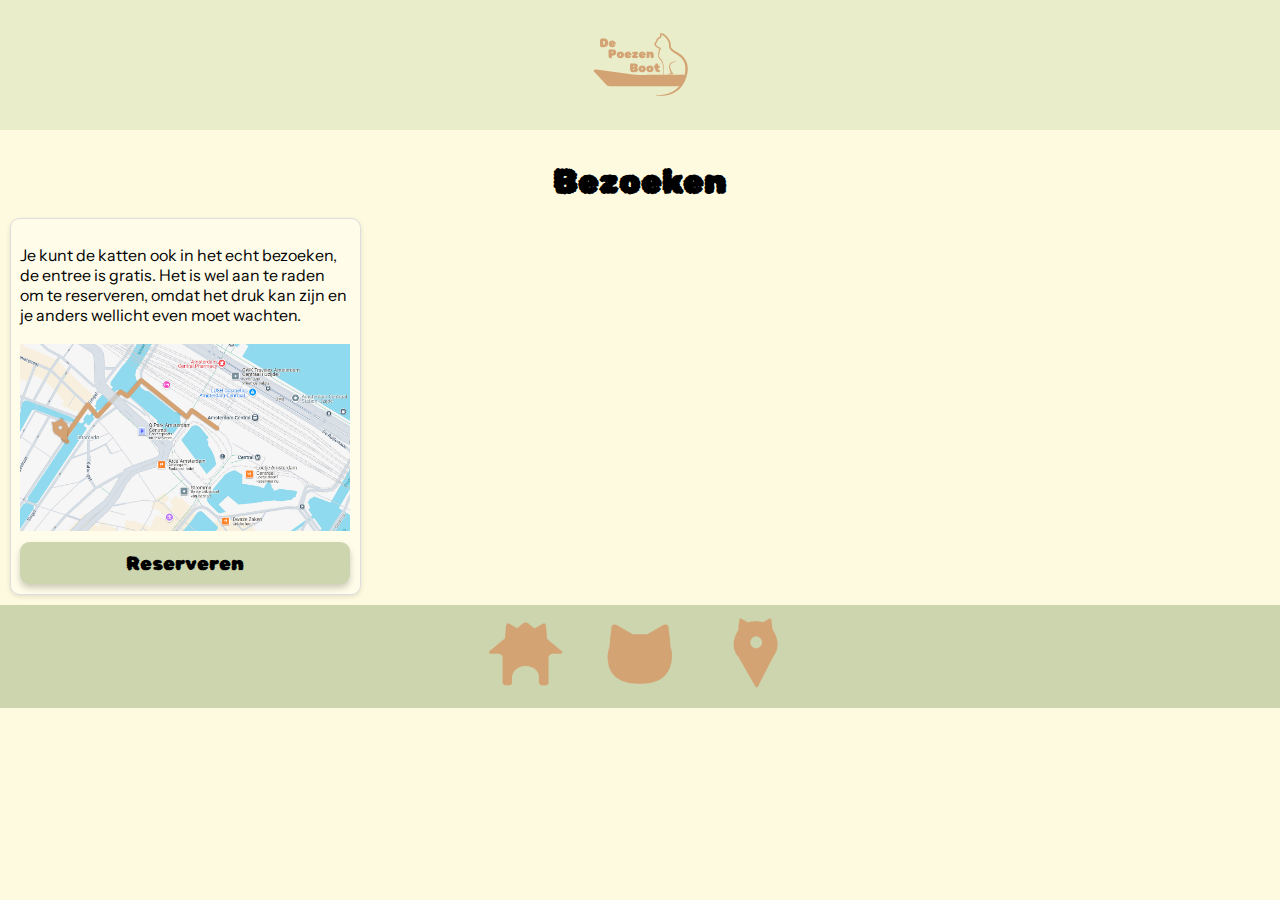
<file: bezoeken.html>
<!DOCTYPE html>
<html lang="nl">

<head>
    <meta charset="UTF-8">
    <meta name="viewport" content="width=device-width, initial-scale=1.0">
    <title>De Poezenboot - Bezoeken</title>
    <link rel="stylesheet" href="css/style.css">
</head>

<body class="kleur">
    <header>
        <a href="index.html"><img src="image/logo.png" alt="Logo"></a>
    </header>

    <main>
        <h1>Bezoeken</h1>
        <div class="bezoeken">
            <p>Je kunt de katten ook in het echt bezoeken, de entree is gratis. Het is wel aan te raden om te
                reserveren, omdat het druk kan zijn en je anders wellicht even moet wachten.</p>
            <a href="https://maps.app.goo.gl/vQjfXca8MQta2ZKt9"><img src="image/locatie-map.jpg" alt="Locatie map"></a>
            <a class="reserveren" href="https://depoezenboot.nl/nl/reserveren">Reserveren</a>
        </div>
    </main>

    <footer>
        <nav>
            <ul class="footer-nav">
                <li><a href="home.html"><img src="image/home-button.png" alt="Home"></a></li>
                <li><a href="katten.html"><img src="image/katten-button.png" alt="Katten"></a></li>
                <li><a href="bezoeken.html"><img src="image/bezoeken-button.png" alt="Bezoeken"></a></li>
            </ul>
        </nav>
    </footer>
</body>

</html>
</file>
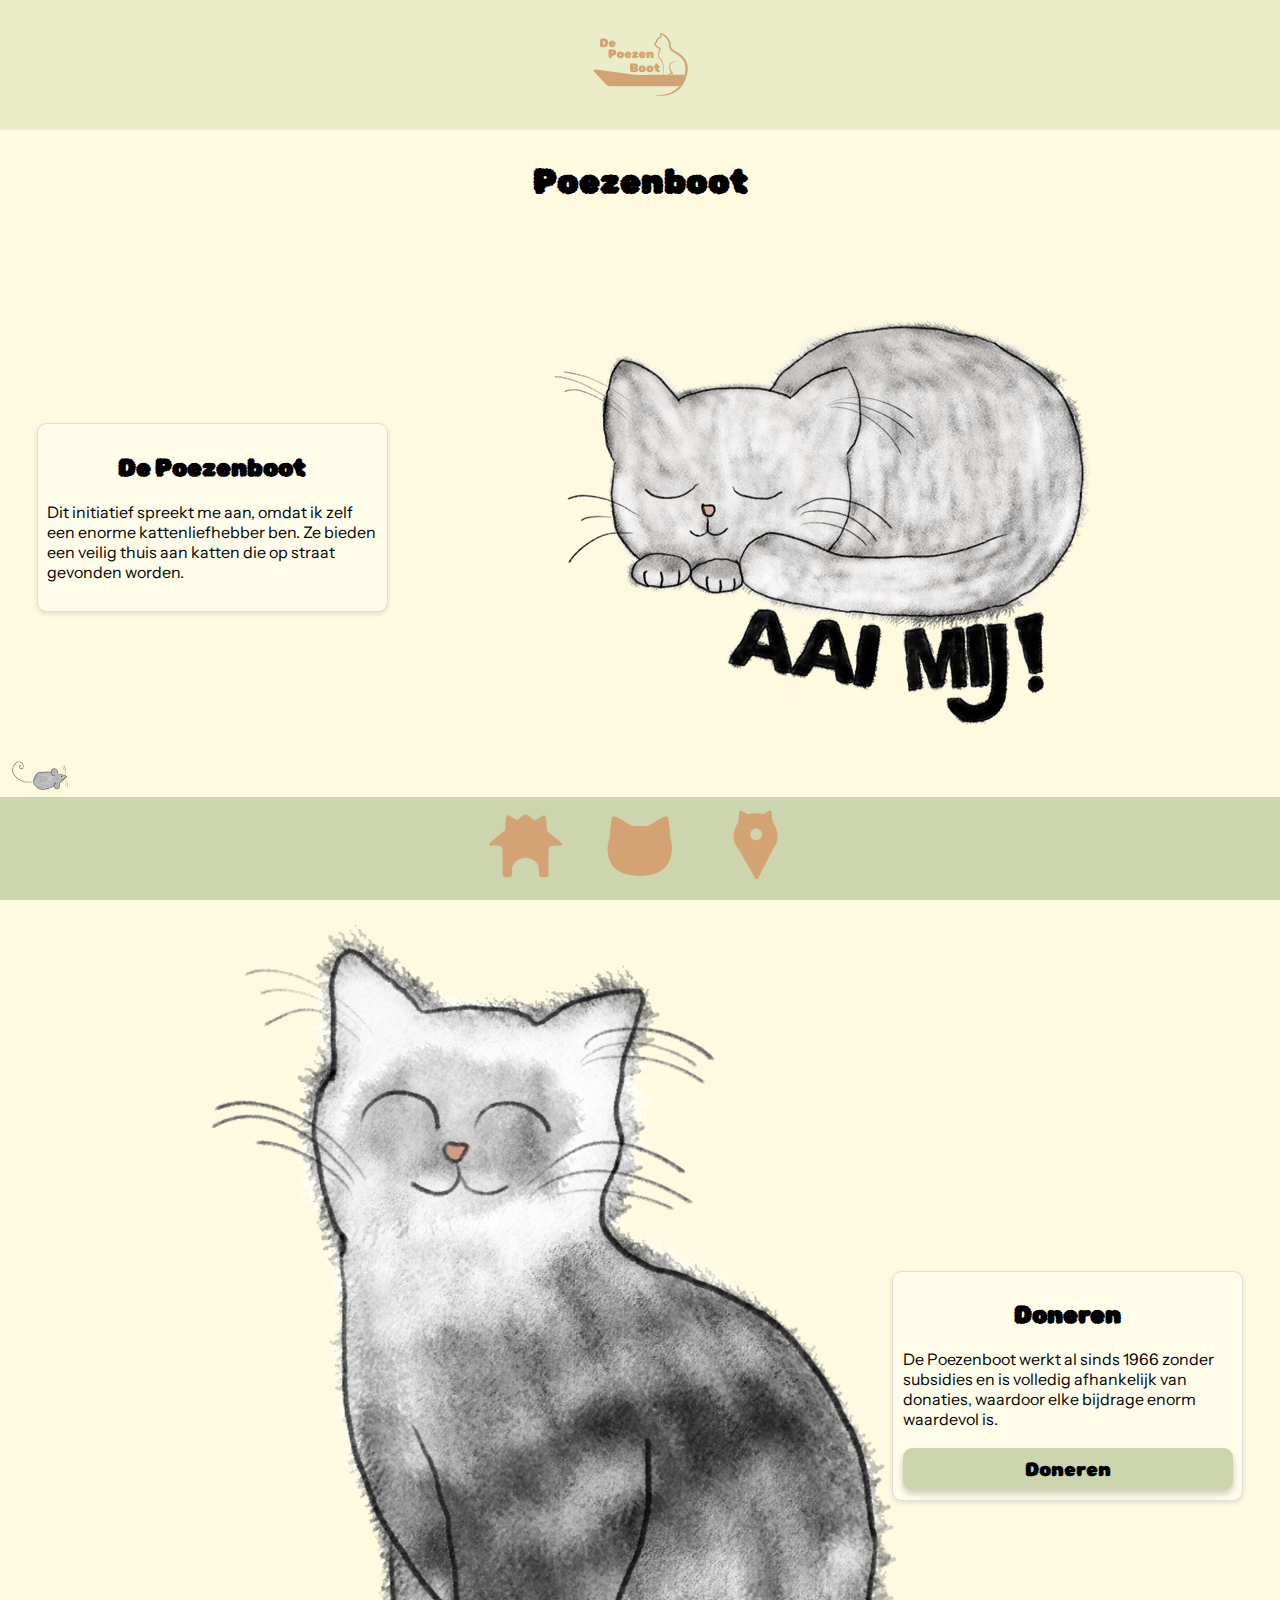
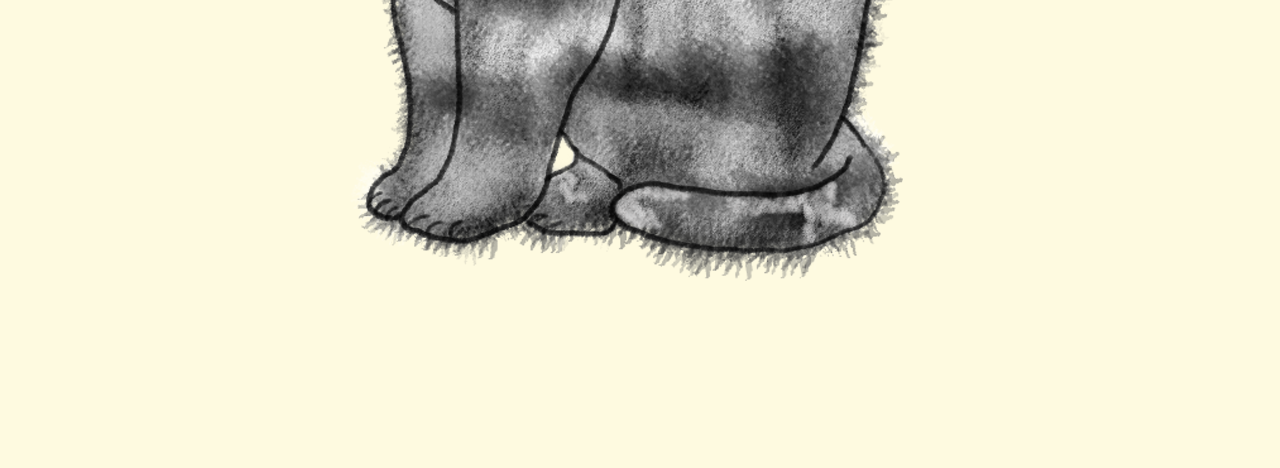
<file: home.html>
<!DOCTYPE html>
<html lang="nl">

<head>
    <meta charset="UTF-8">
    <meta name="viewport" content="width=device-width, initial-scale=1.0">
    <title>De Poezenboot - Home</title>
    <link rel="stylesheet" href="css/style.css">
</head>

<body class="kleur">
    <header>
        <a href="index.html"><img src="image/logo.png" alt="Logo"></a>
    </header>
    <main>
        <h1>Poezenboot</h1>
        <div class="muis">
            <img src="image/muis.png" alt="Muis">
        </div>
        <section class="poezenboot">
            <div class="tekst-poezenboot">
                <h2>De Poezenboot</h2>
                <p>Dit initiatief spreekt me aan, omdat ik zelf een enorme kattenliefhebber ben. Ze bieden een
                    veilig thuis aan katten die op straat gevonden worden.</p>
            </div>
            <div class="image-slapende-kat">
                <img src="image/kat-slaap.png" alt="Slapende Kat" id="play-audio">

                <audio id="spinnen">
                    <source src="audio/spinnen-kat.mp3" type="audio/mpeg">
                    Je browser ondersteunt dit audio-element niet.
                </audio>
            </div>

            <script>
                const img = document.getElementById('play-audio');
                const audio = document.getElementById('spinnen');

                img.addEventListener('click', () => {
                    audio.play();
                });
            </script>
        </section>

        <section class="poezenboot">
            <div class="image-zittende-kat">
                <img src="image/zittende-kat.png" alt="Zittende Kat">
            </div>
            <div class="tekst-poezenboot">
                <h2>Doneren</h2>
                <p>De Poezenboot werkt al sinds 1966 zonder subsidies en is volledig afhankelijk van donaties, waardoor
                    elke bijdrage enorm waardevol is.</p>
                <a href="https://depoezenboot.nl/nl/doneren">Doneren</a>
            </div>
        </section>
    </main>

    <footer>
        <nav>
            <ul class="footer-nav">
                <li><a href="home.html"><img src="image/home-button.png" alt="Home"></a></li>
                <li><a href="katten.html"><img src="image/katten-button.png" alt="Katten"></a></li>
                <li><a href="bezoeken.html"><img src="image/bezoeken-button.png" alt="Bezoeken"></a></li>
            </ul>
        </nav>
    </footer>
</body>

</html>
</file>
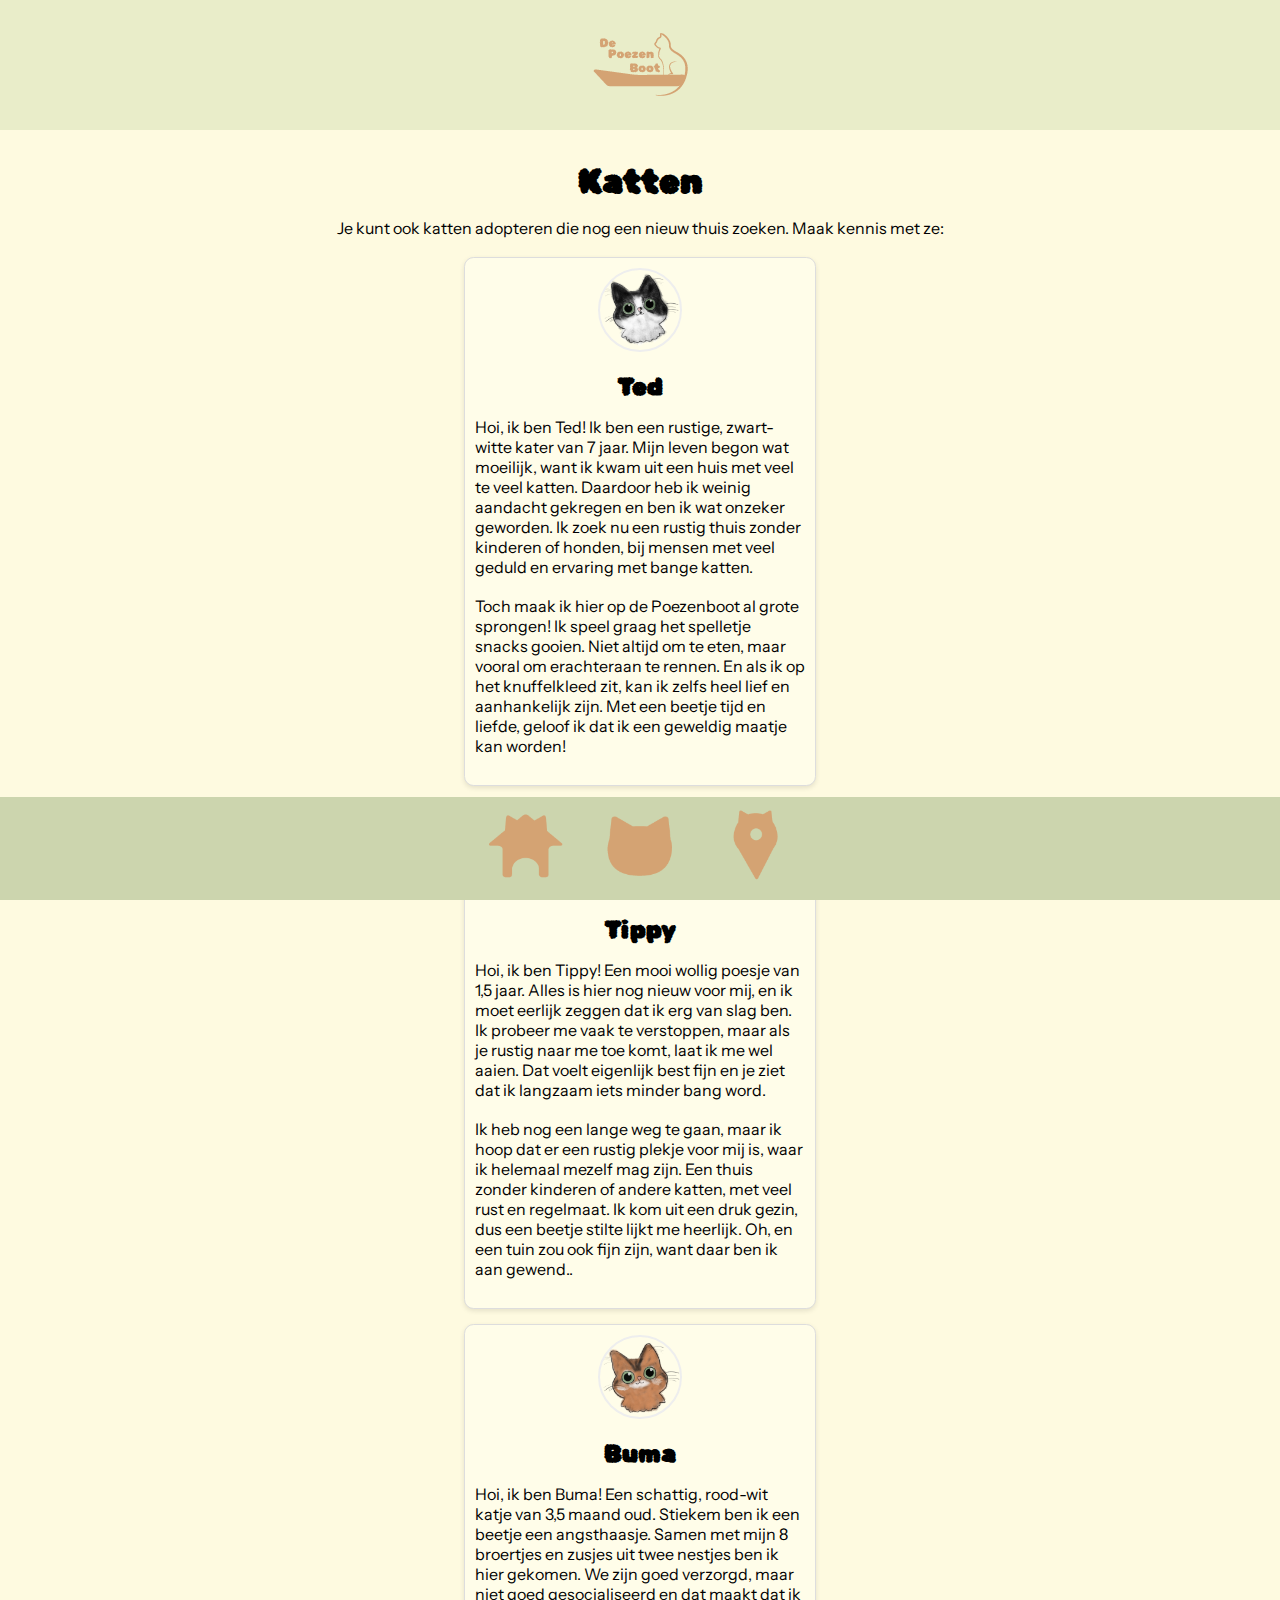
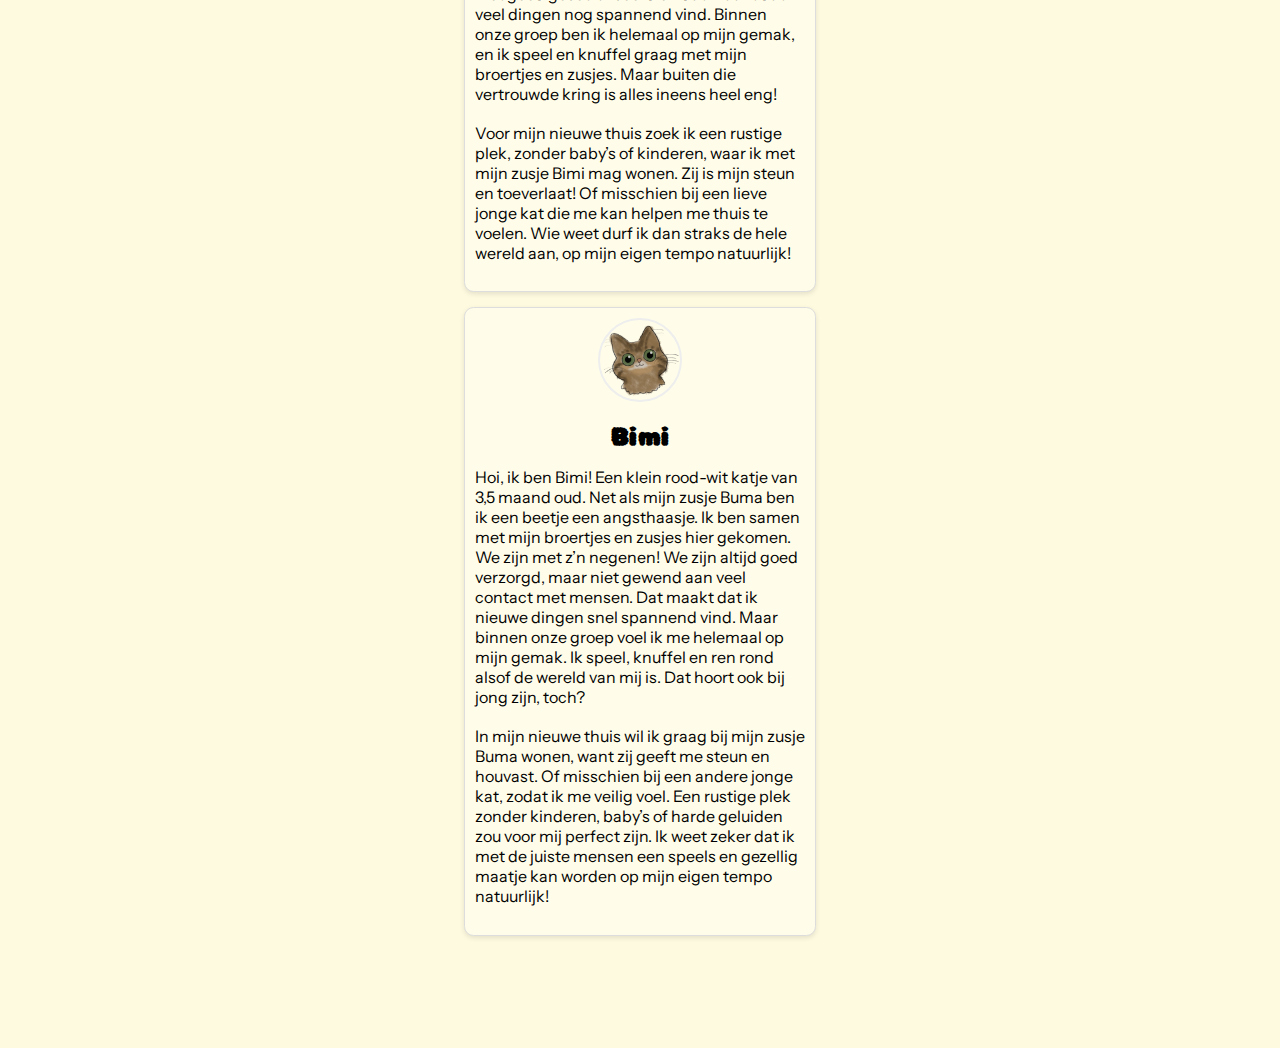
<file: katten.html>
<!DOCTYPE html>
<html lang="nl">

<head>
    <meta charset="UTF-8">
    <meta name="viewport" content="width=device-width, initial-scale=1.0">
    <title>De Poezenboot - Katten</title>
    <link rel="stylesheet" href="css/style.css">
</head>

<body class="kleur">
    <header>
        <a href="index.html"><img src="image/logo.png" alt="Logo"></a>
    </header>
    <main>
        <h1>Katten</h1>
        <p>Je kunt ook katten adopteren die nog een nieuw thuis zoeken. Maak kennis met ze:</p>
        <div class="katten-container">
            <div class="katten">
                <img src="image/ted.png" alt="Ted" class="katten-image">
                <h2>Ted</h2>
                <p>Hoi, ik ben Ted! Ik ben een rustige, zwart-witte kater van 7 jaar. Mijn leven begon wat moeilijk,
                    want ik kwam uit
                    een huis met veel te veel katten. Daardoor heb ik weinig aandacht gekregen en ben ik wat onzeker
                    geworden. Ik zoek nu een rustig thuis zonder kinderen of honden, bij mensen met veel geduld en
                    ervaring met bange katten.</p>
                <p>Toch maak ik hier op de Poezenboot al grote sprongen! Ik speel graag het spelletje snacks gooien.
                    Niet altijd om te eten, maar vooral om erachteraan te rennen. En als ik op het knuffelkleed zit, kan
                    ik zelfs heel lief en aanhankelijk zijn. Met een beetje tijd en liefde, geloof ik dat ik een
                    geweldig maatje kan worden!</p>
            </div>
            <div class="katten">
                <img src="image/tippy.png" alt="Tippy" class="katten-image">
                <h2>Tippy</h2>
                <p>Hoi, ik ben Tippy! Een mooi wollig poesje van 1,5 jaar. Alles is hier nog nieuw voor mij, en ik moet
                    eerlijk zeggen dat ik erg van slag ben. Ik probeer me vaak te verstoppen, maar als je rustig naar me
                    toe komt, laat ik me wel aaien. Dat voelt eigenlijk best fijn en je ziet dat ik langzaam iets
                    minder bang word.</p>

                <p>Ik heb nog een lange weg te gaan, maar ik hoop dat er een rustig plekje voor mij is, waar ik
                    helemaal mezelf mag zijn. Een thuis zonder kinderen of andere katten, met veel rust en regelmaat. Ik
                    kom uit een druk gezin, dus een beetje stilte lijkt me heerlijk. Oh, en een tuin zou ook fijn zijn,
                    want daar ben ik aan gewend..</p>
            </div>
            <div class="katten">
                <img src="image/buma.png" alt="Buma" class="katten-image">
                <h2>Buma</h2>
                <p>Hoi, ik ben Buma! Een schattig, rood-wit katje van 3,5 maand oud. Stiekem ben ik een beetje een
                    angsthaasje. Samen met mijn 8 broertjes en zusjes uit twee nestjes ben ik hier gekomen. We zijn goed
                    verzorgd, maar niet goed gesocialiseerd en dat maakt dat ik veel dingen nog spannend vind. Binnen
                    onze groep ben ik helemaal op mijn gemak, en ik speel en knuffel graag met mijn broertjes en zusjes.
                    Maar buiten die vertrouwde kring is alles ineens heel eng!

                <p>Voor mijn nieuwe thuis zoek ik een rustige plek, zonder baby’s of kinderen, waar ik met mijn zusje
                    Bimi mag wonen. Zij is mijn steun en toeverlaat! Of misschien bij een lieve jonge kat die me kan
                    helpen me thuis te voelen. Wie weet durf ik dan straks de hele wereld aan, op mijn eigen tempo
                    natuurlijk!</p>
            </div>
            <div class="katten">
                <img src="image/bimi.png" alt="Bimi" class="katten-image">
                <h2>Bimi</h2>
                <p>Hoi, ik ben Bimi! Een klein rood-wit katje van 3,5 maand oud. Net als mijn zusje Buma ben ik een
                    beetje
                    een angsthaasje. Ik ben samen met mijn broertjes en zusjes hier gekomen. We zijn met z’n negenen!
                    We zijn altijd goed verzorgd, maar niet gewend aan veel contact met mensen. Dat maakt dat ik nieuwe
                    dingen snel spannend vind. Maar binnen onze groep voel ik me helemaal op mijn gemak. Ik speel,
                    knuffel en ren rond alsof de wereld van mij is. Dat hoort ook bij jong zijn, toch?</p>

                <p>In mijn nieuwe thuis wil ik graag bij mijn zusje Buma wonen, want zij geeft me steun en houvast. Of
                    misschien bij een andere jonge kat, zodat ik me veilig voel. Een rustige plek zonder kinderen,
                    baby’s of harde geluiden zou voor mij perfect zijn. Ik weet zeker dat ik met de juiste mensen een
                    speels en gezellig maatje kan worden op mijn eigen tempo natuurlijk!</p>
            </div>
        </div>
    </main>
    <footer>
        <nav>
            <ul class="footer-nav">
                <li><a href="home.html"><img src="image/home-button.png" alt="Home"></a></li>
                <li><a href="katten.html"><img src="image/katten-button.png" alt="Katten"></a></li>
                <li><a href="bezoeken.html"><img src="image/bezoeken-button.png" alt="Bezoeken"></a></li>
            </ul>
        </nav>
    </footer>
</body>

</html>
</file>
<file: css/style.css>
@font-face {
    font-family: 'rubik-bubbles';
    src: url(../fonts/rubik-bubbles.ttf) format('truetype');
}

@font-face {
    font-family: 'instrumentsans';
    src: url(../fonts/instrumentsans.ttf) format('truetype');
}

/* Opmaak */
body {
    margin: 0;
    padding: 0;
}

h1, h2, a {
    font-family: 'rubik-bubbles';
}

p {
    font-family: 'instrumentsans';
    font-size: 1em;
    margin-bottom: 1.2em;
}

a {
    font-size: 1.2em;
}

header {
    text-align: center;
    padding: 0.2em;
    background-color: #e9edc9;
}

.logo {
    max-width: 200px;
    height: auto;
}

main {
    padding: 0.6em;
    text-align: center;
}

h1 {
    font-size: 2.1em;
    color: #000;
    margin-bottom: 0.5em;
}

/* Achtergrondafbeelding */
body.afbeelding {
    margin: 0;
    padding: 0;
    display: flex;
    justify-content: center;
    align-items: center;
    height: 100vh;
    background-image: url('pootjes-achtergrond.jpg');
    background-size: cover;
    background-repeat: no-repeat;
    background-position: center;
    background-attachment: fixed;
}

/* Achtergrondkleur */
body.kleur {
    background-color: #fefae0;
}

/* Keuze menu */
.menu ul {
    list-style: none;
    padding: 0;
    margin: 0;
    text-align: center;
}

.menu ul li {
    width: 200px;
    margin: 1em 0;
}

.menu ul li a {
    display: block;
    text-decoration: none;
    background-color: #ccd5ae;
    color: #000;
    padding: 0.5em 2em;
    border-radius: 0.5em;
    box-shadow: 0 4px 6px rgba(0, 0, 0, 0.2);
}

/* Home pagina */
.poezenboot {
    display: flex;
    align-items: center;
    gap: 1em;
    padding: 1.7em;
}

.tekst-poezenboot {
    flex: 1;
    background-color: #fffde9;
    border: 1px solid #ddd;
    border-radius: 0.6em;
    padding: 0.6em;
    width: 100%;
    max-width: 330px;
    box-shadow: 0 2px 5px rgba(0, 0, 0, 0.1);
}

.tekst-poezenboot h2 {
    text-align: center;
}

.tekst-poezenboot p {
    text-align: left;
}

.tekst-poezenboot a {
    display: block;
    text-decoration: none;
    background-color: #ccd5ae;
    color: #000;
    padding: 0.5em 2em;
    border-radius: 0.5em;
    box-shadow: 0 4px 6px rgba(0, 0, 0, 0.2);
}

/* Zittende kat */
.image-zittende-kat {
    flex: 1;
    text-align: center;
    margin-right: 1.2em;
}

.image-zittende-kat img {
    max-width: 150%;
    height: auto;
}

/* Slapende kat */
.image-slapende-kat {
    flex: 1;
    text-align: center;
}

.image-slapende-kat img {
    max-width: 100%;
    height: auto;
    animation: pulse 5s infinite;
}

@keyframes pulse {
    0% {
        transform: scale(1);
    }
    50% {
        transform: scale(1.3);
    }
    100% {
        transform: scale(1);
    }
}

.image-slapende-kat audio {
    display: none;
}

/* Bewegende muis */
.muis {
    position: absolute;
    bottom: 10%;
    animation: zigzag 10s infinite;
    overflow: hidden;
}

.muis img {
    width: 60px;
}

@keyframes zigzag {
    0% { transform: translate(-150%, 0vh); }
    25% { transform: translate(50%, -2vh); }
    50% { transform: translate(250%, 2vh); }
    75% { transform: translate(450%, -2vh); }
    100% { transform: translate(580%, 0vh);}
}


/* Katten pagina */
.katten-container {
    display: flex;
    flex-direction: column;
    gap: 15px;
    align-items: center;
}

.katten {
    background-color: #fffde9;
    border: 1px solid #ddd;
    border-radius: 0.6em;
    padding: 0.6em;
    width: 100%;
    max-width: 330px;
    box-shadow: 0 2px 5px rgba(0, 0, 0, 0.1);
}

.katten-image {
    width: 80px;
    height: auto;
    margin-bottom: 0.6em;
    border-radius: 50%;
    border: 2px solid #eee;
}

.katten h2 {
    font-size: 1.5em;
    color: #000;
    margin: 0.3em 0;
    text-align: center;
}

.katten p {
    font-size: 1em;
    color: #000;
    text-align: left;
}

/* Bezoeken */
.bezoeken {
    background-color: #fffde9;
    border: 1px solid #ddd;
    border-radius: 0.6em;
    padding: 0.6em;
    width: 100%;
    max-width: 330px;
    text-align: left;
    box-shadow: 0 2px 5px rgba(0, 0, 0, 0.1);
}

.bezoeken img {
    display: block;
    max-width: 100%;
    height: auto;
    margin: 0 auto 0.6em;
    object-fit: cover;
}

.reserveren {
    display: block;
    text-decoration: none;
    text-align: center;
    background-color: #ccd5ae;
    color: #000;
    padding: 0.5em 2em;
    border-radius: 0.5em;
    box-shadow: 0 4px 6px rgba(0, 0, 0, 0.2);
}

/* Footer */
footer {
    background-color: #ccd5ae;
    padding: 0.5em 0;
    text-align: center;
    position: sticky;
    bottom: 0em;
}

.footer-nav {
    list-style: none;
    padding: 0;
    margin: 0;
    display: flex;
    justify-content: center;
    gap: 1.5em;
}

.footer-nav li {
    display: inline;
}

.footer-nav a img {
    width: 90px;
    height: auto;
}
</file>
